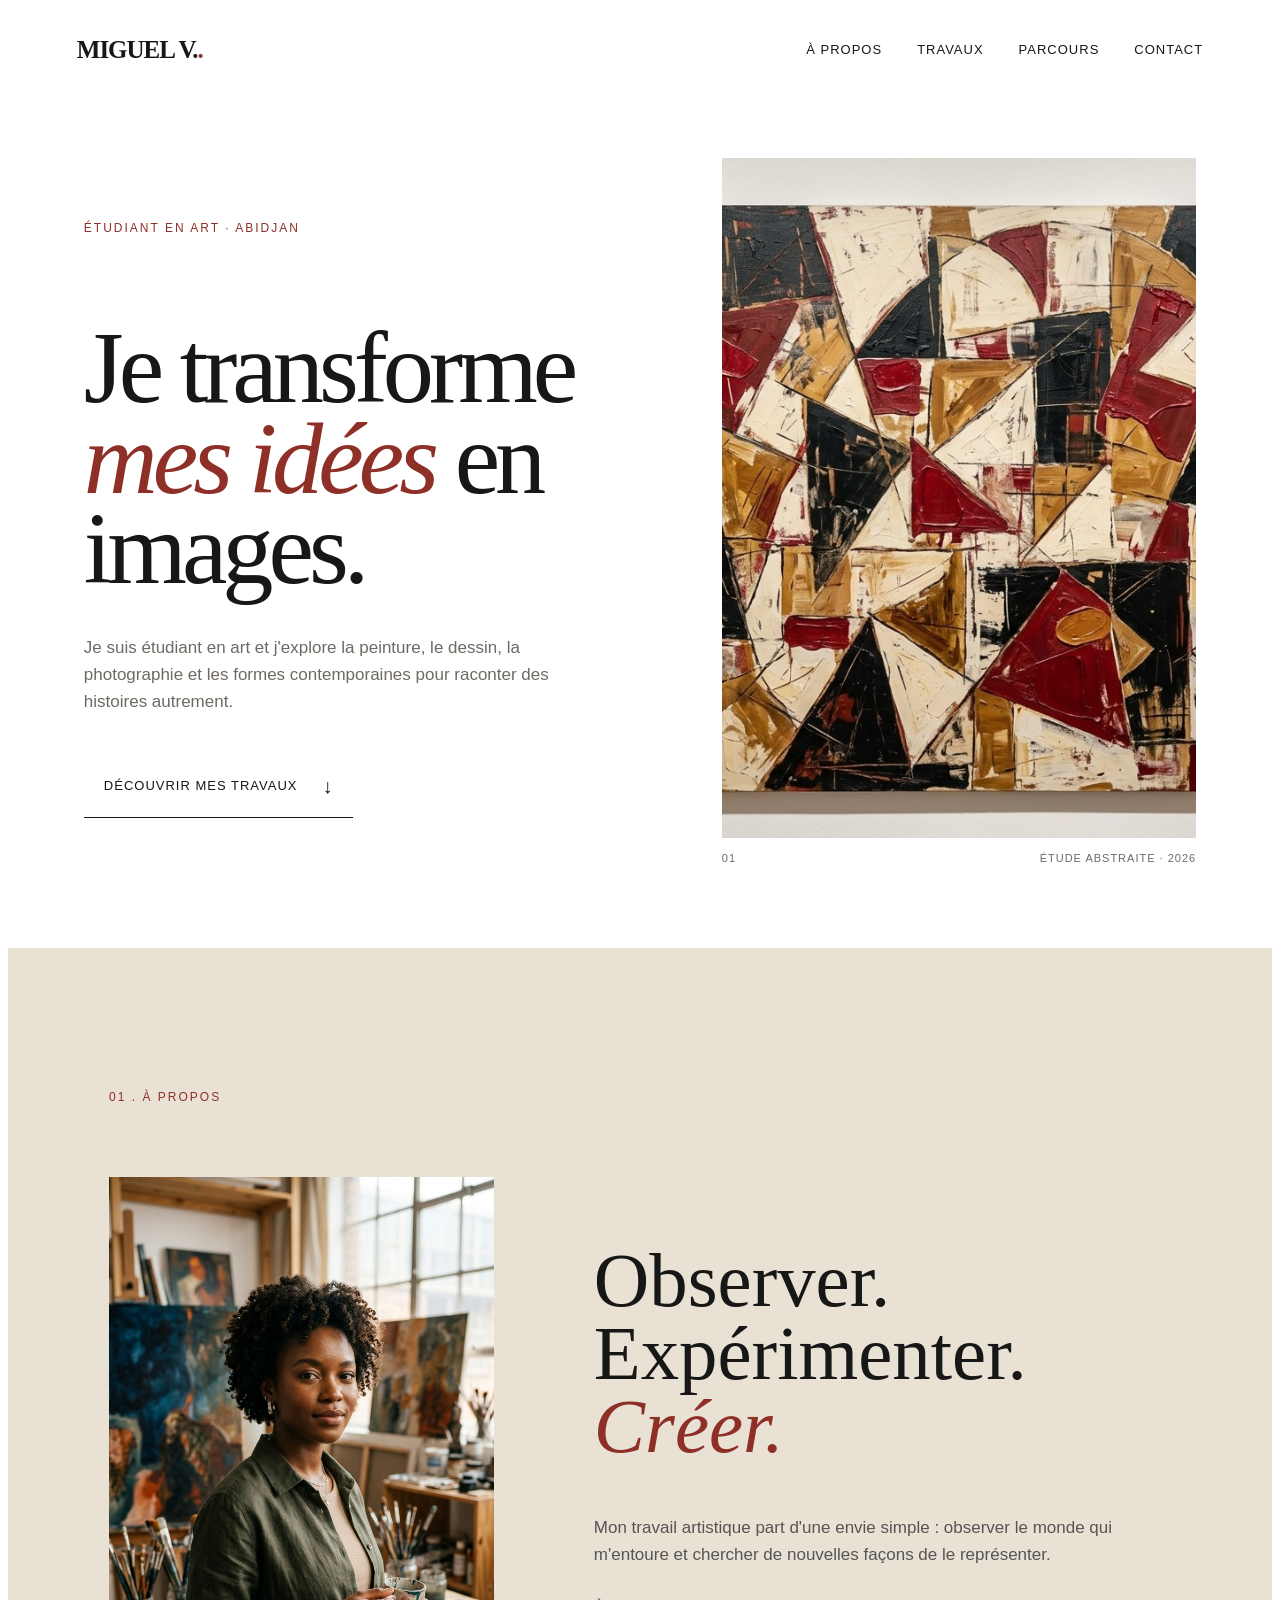
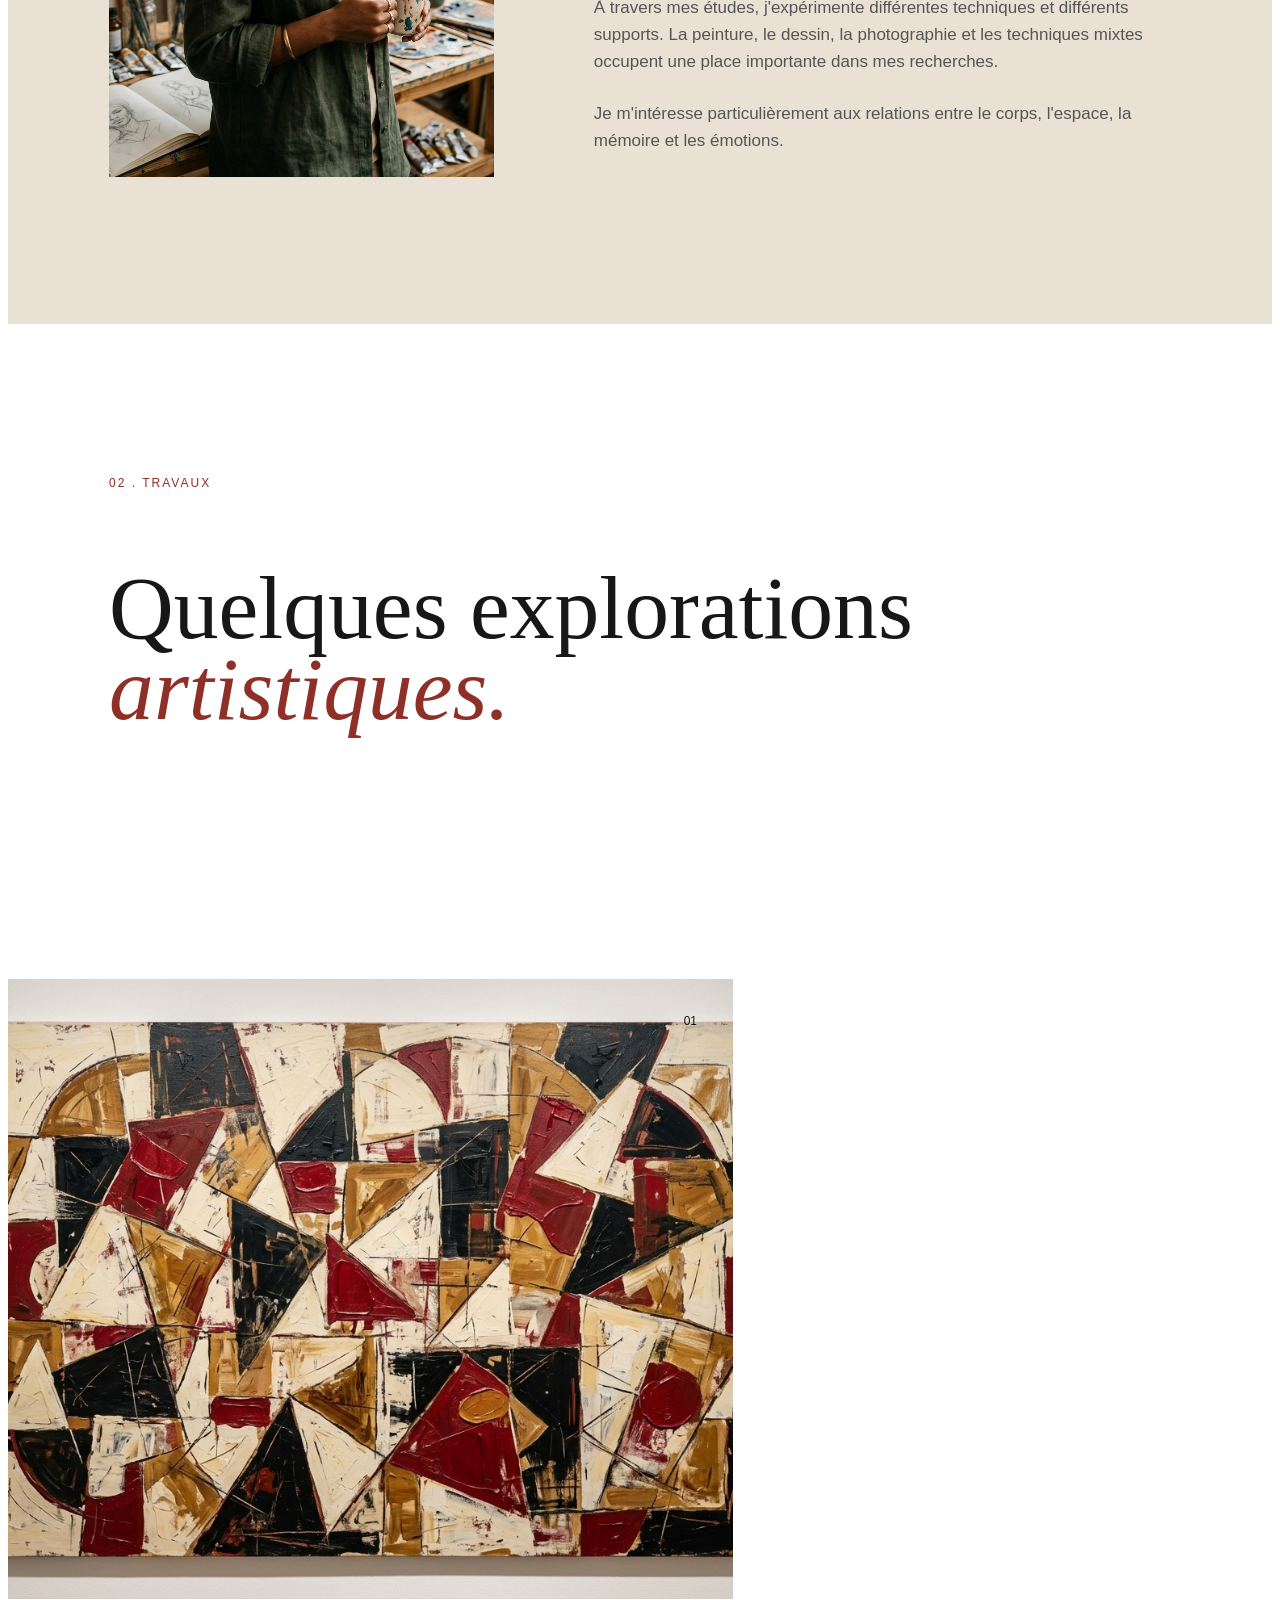
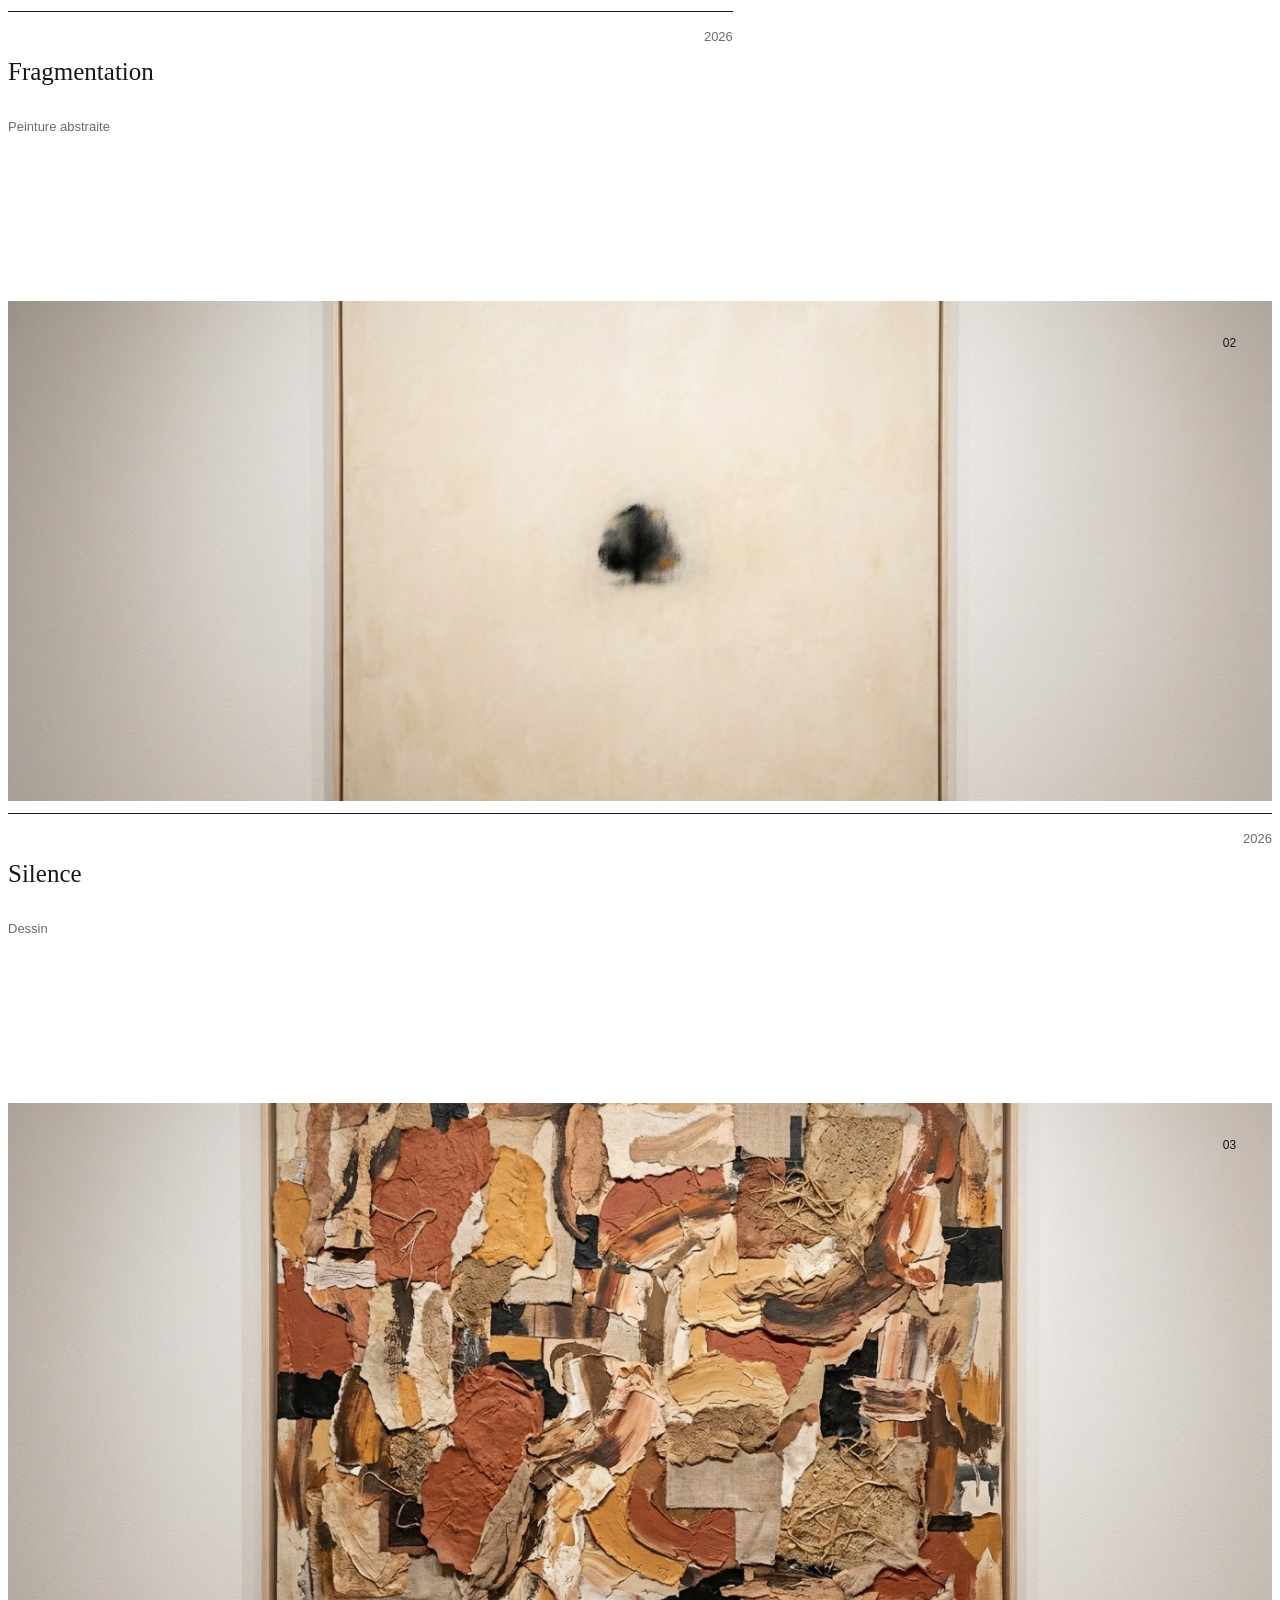
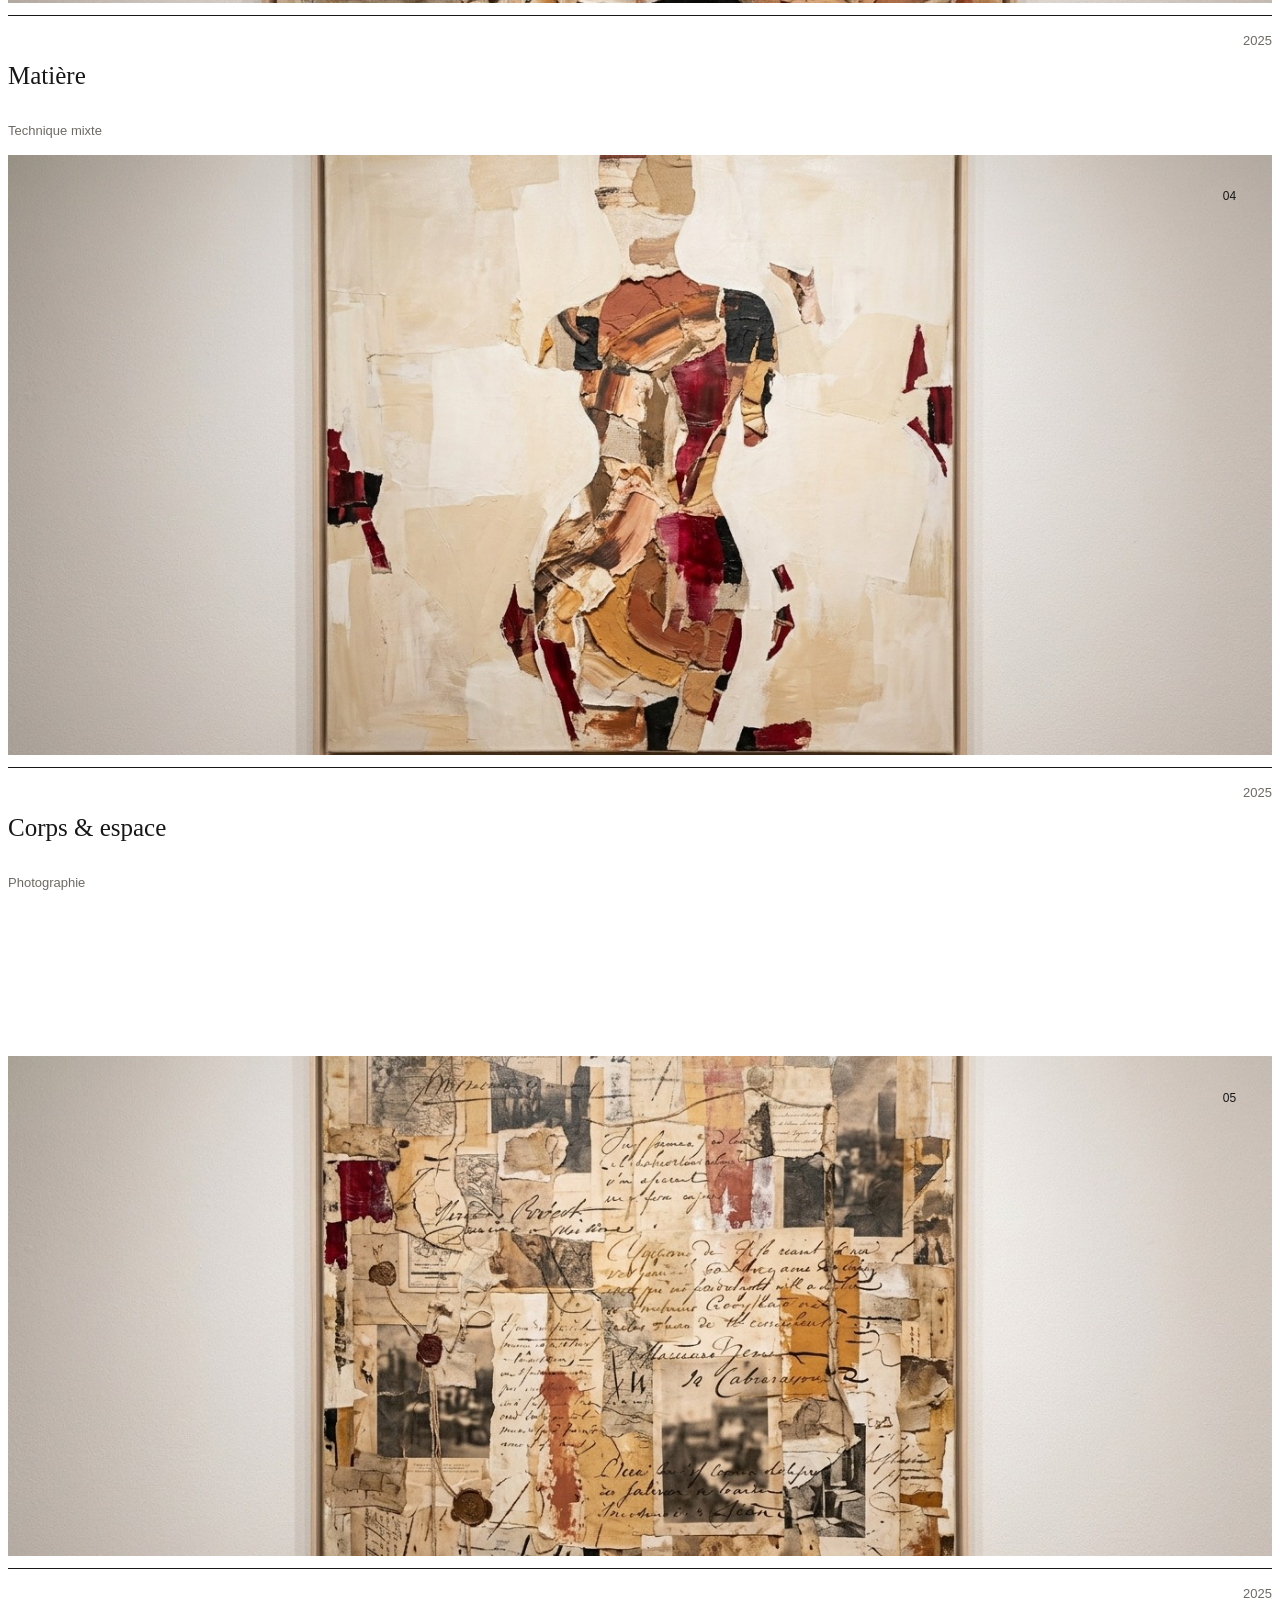
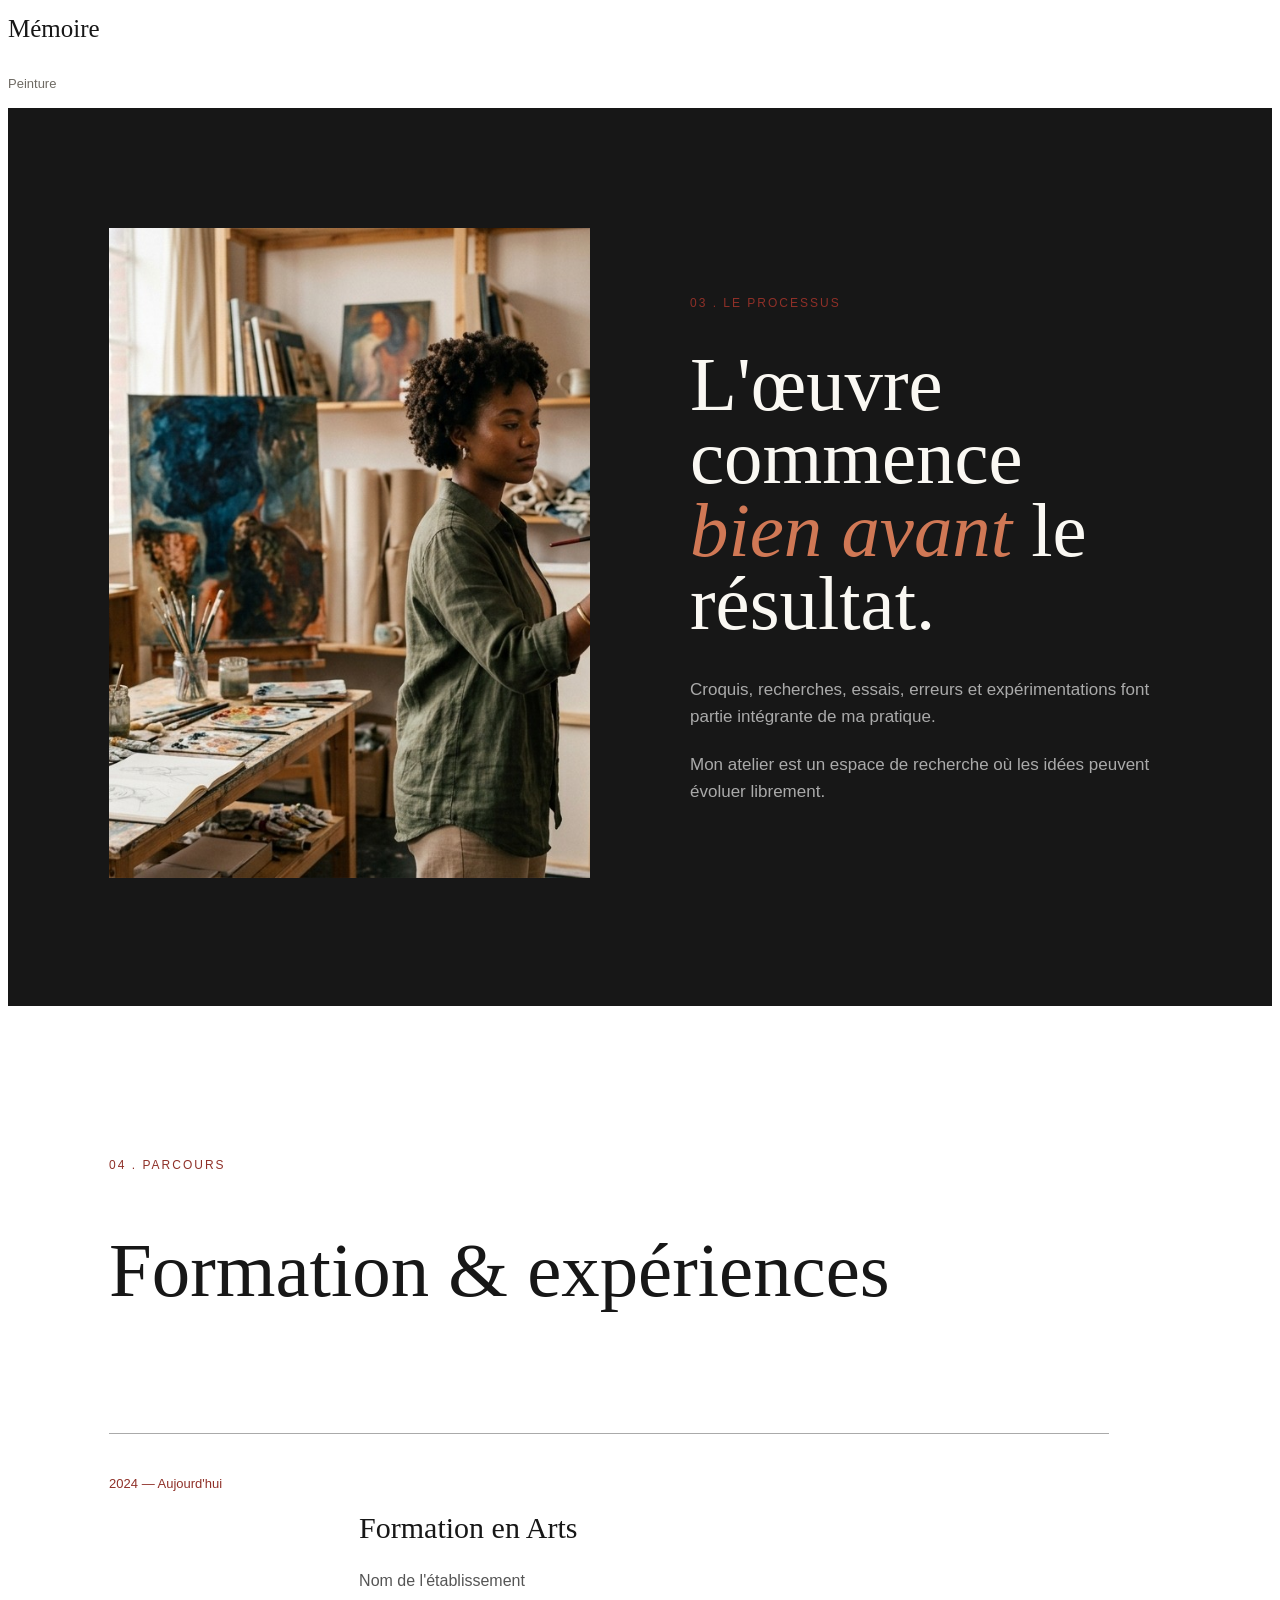
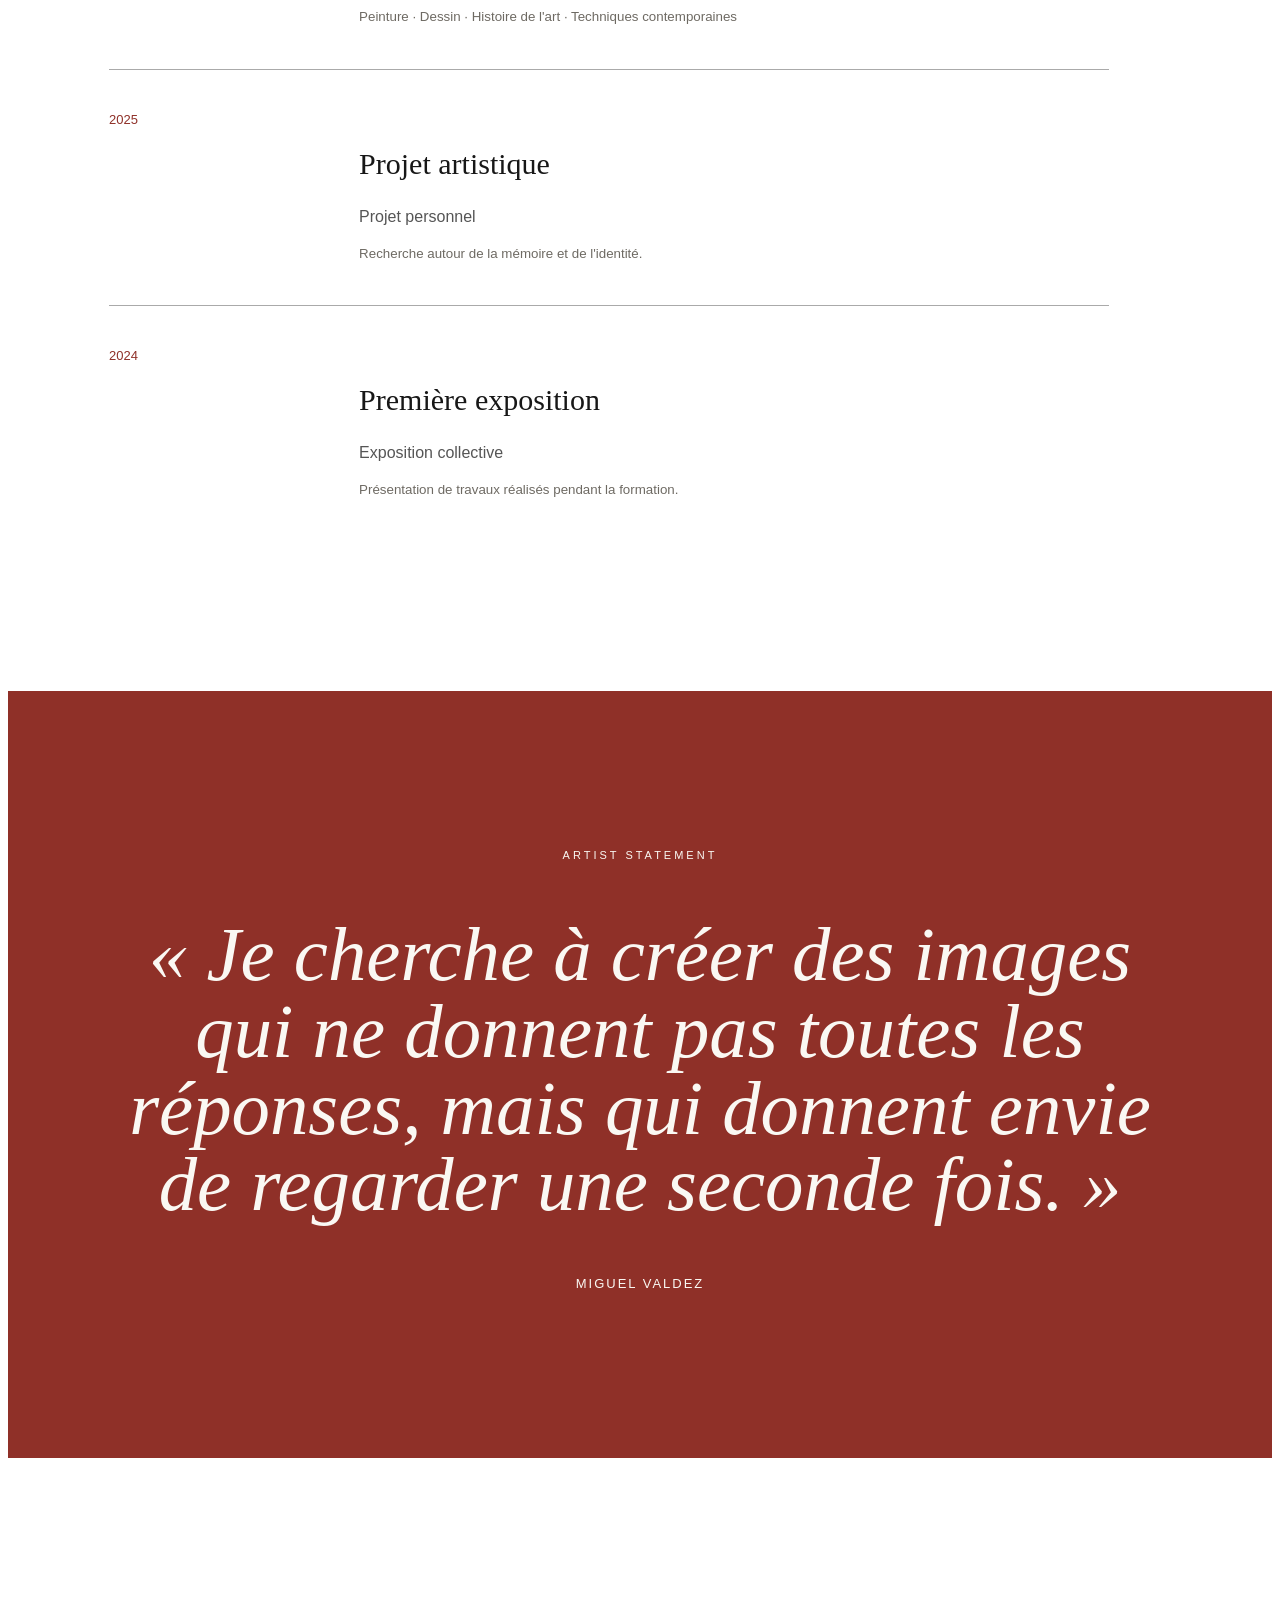
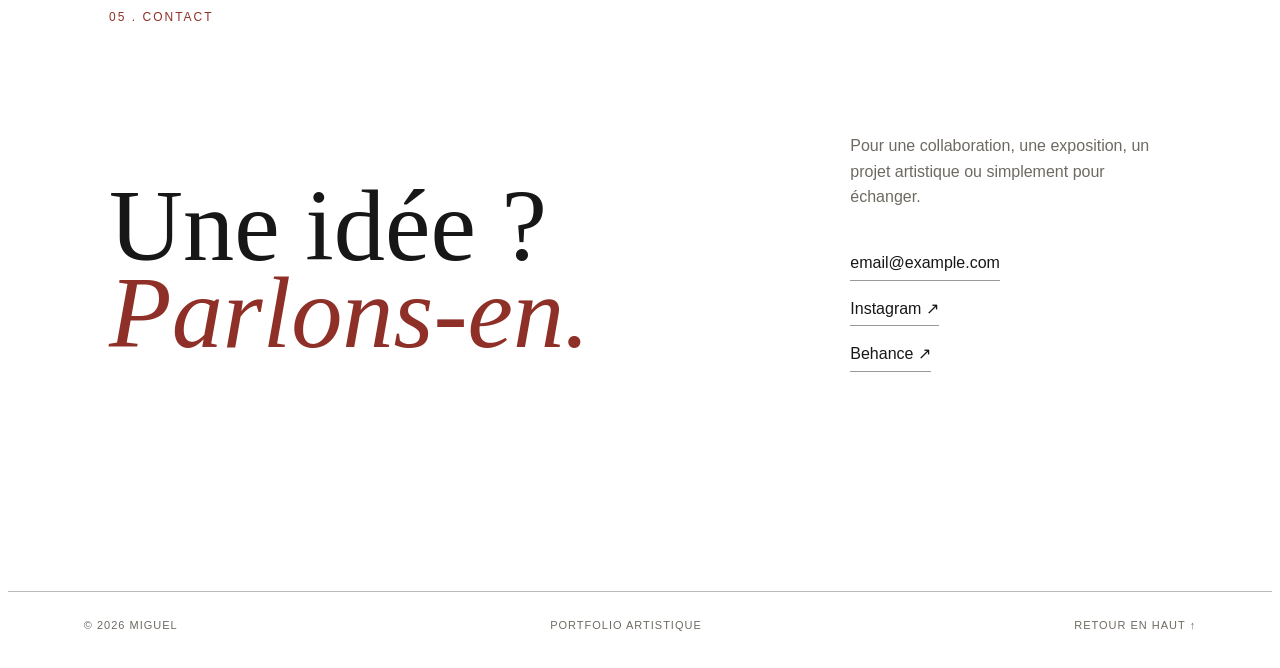
<file: index.htm>
<!DOCTYPE html>
<html lang="fr">
<head>
   <meta charset="UTF-8">  
   <meta name="viewport" content="width=device-width, initial-scale=1.0">
   <meta name="description" content="Portfolio artistique d'un étudiant en art.">
   <title>Portfolio : Étudiant en Art</title>
   <link rel="stylesheet" href="style.css">
</head>
<body>
<header class="navbar">
 <a href="#accueil" class="logo">
    MIGUEL V.<span>.</span>
 </a>  
 <nav>
     <a href="#apropos">À propos</a>
        <a href="#travaux">Travaux</a>
        <a href="#parcours">Parcours</a>
        <a href="#contact">Contact</a>
   </nav> 
 </header>
 </body>
</html>  
<main> 
        <section class="hero" id="accueil"> 

        <div class="hero-content">
            <p class="small-label">
                Étudiant en art · Abidjan
            </p>

            <h1>
                Je transforme
                <em>mes idées</em>  
                en images.
            </h1>

            <p class="hero-description">
                Je suis étudiant en art et j'explore la peinture,
                le dessin, la photographie et les formes contemporaines
                pour raconter des histoires autrement.
            </p>

            <a href="#travaux" class="button">
                Découvrir mes travaux
                <span>↓</span>
            </a>

        </div>


        <div class="hero-image">

            <img
                src="images/oeuvre-1.jpg"
                alt="Œuvre principale de l'artiste"
            >

            <div class="hero-caption">
                <span>01</span>
                <span>Étude abstraite · 2026</span>
            </div>

        </div>

    </section>
    
   </main>
<section class="about" id="apropos">

        <div class="section-number">
            01 . À propos
        </div>

        <div class="about-content">

            <div class="about-image">

                <img
                    src="images/portrait.jpg"
                    alt="Portrait de l'artiste"
                >

            </div>


            <div class="about-text">

                <h2>
                    Observer.
                    <br>
                    Expérimenter.
                    <br>
                    <em>Créer.</em>
                </h2>

                <p>
                    Mon travail artistique part d'une envie simple :
                    observer le monde qui m'entoure et chercher de
                    nouvelles façons de le représenter.
                </p>

                <p>
                    À travers mes études, j'expérimente différentes
                    techniques et différents supports. La peinture,
                    le dessin, la photographie et les techniques mixtes
                    occupent une place importante dans mes recherches.
                </p>

                <p>
                    Je m'intéresse particulièrement aux relations
                    entre le corps, l'espace, la mémoire et les émotions.
                </p>

            </div>

        </div>

    </section>
<section class="gallery" id="travaux">

	<div class="section-header">

            <div class="section-number">
                02 . Travaux
            </div>

            <h2>
                Quelques explorations
                <br>
                <em>artistiques.</em>
            </h2>

        </div>
   </section>    
<div class="gallery-grid">
           
            <article class="artwork artwork-large">

                <div class="image-container">

                    <img src="images/oeuvre-1.jpg"
                        alt="Œuvre Fragmentation"
                    >

                    <span class="artwork-number">
                        01
                    </span>

                </div>

                <div class="artwork-info">

                    <div>
                        <h3>Fragmentation</h3>
                        <p>Peinture abstraite</p>
                    </div>

                    <span>2026</span>

                </div>

            </article>
     </div>
<article class="artwork artwork-small">

                <div class="image-container">

                    <img
                        src="images/oeuvre-2.jpg"
                        alt="Œuvre Silence"
                    >

                    <span class="artwork-number">
                        02
                    </span>

                </div>

                <div class="artwork-info">

                    <div>
                        <h3>Silence</h3>
                        <p>Dessin</p>
                    </div>

                    <span>2026</span>

                </div>

            </article>
<article class="artwork artwork-small">

                <div class="image-container">

                    <img
                        src="images/oeuvre-3.jpg"
                        alt="Œuvre Matière"
                    >

                    <span class="artwork-number">
                        03
                    </span>

                </div>

                <div class="artwork-info">

                    <div>
                        <h3>Matière</h3>
                        <p>Technique mixte</p>
                    </div>

                    <span>2025</span>

                </div>

            </article>
<article class="artwork artwork-wide">
 <div class="image-container">

                    <img
                        src="images/oeuvre-4.jpg"
                        alt="Œuvre Corps et espace"
                    >

                    <span class="artwork-number">
                        04
                    </span>

                </div>

                <div class="artwork-info">

                    <div>
                        <h3>Corps & espace</h3>
                        <p>Photographie</p>
                    </div>

                    <span>2025</span>

                </div>

            </article>
<article class="artwork artwork-small">
<div class="image-container">

                    <img
                        src="images/oeuvre-5.jpg"
                        alt="Œuvre Mémoire"
                    >

                    <span class="artwork-number">
                        05
                    </span>

                </div>

                <div class="artwork-info">

                    <div>
                        <h3>Mémoire</h3>
                        <p>Peinture</p>
                    </div>

                    <span>2025</span>

                </div>

            </article>
<section class="studio">
<div class="studio-image">

            <img
                src="images/atelier.jpg"
                alt="Atelier de création artistique"
            >

        </div>

        <div class="studio-text">

            <span class="section-number">
                03 . Le processus
            </span>

            <h2>
                L'œuvre commence
                <em>bien avant</em>
                le résultat.
            </h2>

            <p>
                Croquis, recherches, essais, erreurs et expérimentations
                font partie intégrante de ma pratique.
            </p>

            <p>
                Mon atelier est un espace de recherche où les idées
                peuvent évoluer librement.
            </p>

        </div>

    </section>
<section class="education" id="parcours">
<div class="section-number">
            04 . Parcours
        </div>

        <h2>
            Formation & expériences
        </h2>


        <div class="timeline">

            <div class="timeline-item">

                <span>2024 — Aujourd'hui</span>

                <div>
                    <h3>
                        Formation en Arts
                    </h3>

                    <p>
                        Nom de l'établissement
                    </p>

                    <small>
                        Peinture · Dessin · Histoire de l'art ·
                        Techniques contemporaines
                    </small>
                </div>

            </div>


            <div class="timeline-item">

                <span>2025</span>

                <div>
                    <h3>
                        Projet artistique
                    </h3>

                    <p>
                        Projet personnel
                    </p>

                    <small>
                        Recherche autour de la mémoire et de l'identité.
                    </small>
                </div>

            </div>


            <div class="timeline-item">

                <span>2024</span>

                <div>
                    <h3>
                        Première exposition
                    </h3>

                    <p>
                        Exposition collective
                    </p>

                    <small>
                        Présentation de travaux réalisés pendant
                        la formation.
                    </small>
                </div>

            </div>

        </div>

    </section>
<section class="statement">
<div class="statement-content">

            <span>
                ARTIST STATEMENT
            </span>

            <blockquote>
                « Je cherche à créer des images qui ne donnent pas
                toutes les réponses, mais qui donnent envie de regarder
                une seconde fois. »
            </blockquote>

            <p>
                 MIGUEL VALDEZ
            </p>

        </div>

    </section>
<section class="contact" id="contact">
<div class="section-number">
            05 . Contact
        </div>

        <div class="contact-content">

            <div>

                <h2>
                    Une idée ?
                    <br>
                    <em>Parlons-en.</em>
                </h2>

            </div>


            <div class="contact-details">

                <p>
                    Pour une collaboration, une exposition,
                    un projet artistique ou simplement pour échanger.
                </p>

                <a href="mailto:email@example.com">
                    email@example.com
                </a>

                <a href="<https://instagram.com/>" target="_blank">
                    Instagram ↗
                </a>

                <a href="<https://www.behance.net/>" target="_blank">
                    Behance ↗
                </a>

            </div>

        </div>

    </section>
<footer>
  <span>
        © 2026 MIGUEL
    </span>

    <span>
        Portfolio artistique
    </span>

    <a href="#accueil">
        Retour en haut ↑
    </a>

</footer>
</file>
<file: style.css>
:root {   (représente la racine du document HTML.)

    --cream: #f2eee5;
    --paper: #e8e1d4;
    --black: #171717;            
    --red: #8f3028;
    --orange: #b87935;
    --gray: #6e6a63;
    --white: #faf8f3;
    
    (--cream,--paper sont des variables CSS.L'intérêt est de 
    pouvoir changer une couleur une seule fois et de la retrouver 
    partout où elle est utilisée.)

}
* {  ( * Tous les éléments HTML.)

		margin: 0;   (supprime les marges par défaut et les espacements intérieurs par défaut.)
		padding: 0;
		box-sizing: border-box; (permet de mieux contrôler la taille réelle des éléments.)
	}
html { /* La balise html représente toute la page web. */
    scroll-behavior: smooth; /* Le défilement devient doux et animé quand on clique sur un lien interne (ex. vers #contact), au lieu d'un saut brutal. */
}


body { /* La balise body représente tout le contenu visible de la page. */

    background: var(--cream); /* Couleur de fond de la page. var(--cream) utilise la variable définie dans :root. */

    color: var(--black); /* Couleur du texte par défaut. Les éléments à l'intérieur en héritent. */

    font-family:
        Arial, /* Première police essayée. */
        Helvetica, /* Si Arial n'existe pas sur l'ordinateur, le navigateur essaie celle-ci. */
        sans-serif; /* Solution de secours : n'importe quelle police sans empattement. */

    line-height: 1.6; /* Hauteur des lignes : 1,6 fois la taille de la police. Un nombre sans unité est un multiplicateur. Le texte est plus aéré et plus lisible. */

}
h1, /* La virgule permet d'appliquer la même règle à plusieurs éléments à la fois. */
h2, /* h1, h2 et h3 sont les titres de niveau 1, 2 et 3. */
h3 {

    font-family:
        Georgia, /* Première police essayée : une police à empattements (petits traits aux extrémités des lettres), plus élégante pour les titres. */
        "Times New Roman", /* Deuxième choix. Les guillemets sont obligatoires quand le nom de la police contient des espaces. */
        serif; /* Solution de secours : n'importe quelle police à empattements. */

}
em { /* La balise em sert à mettre un mot en valeur dans le texte. */

    font-style: italic; /* Affiche le texte en italique. */

}
a { /* La balise a représente les liens. Par défaut, ils sont bleus et soulignés. */

    color: inherit; /* inherit = « prends la même valeur que l'élément parent ». Le lien garde la couleur du texte qui l'entoure. */

    text-decoration: none; /* Supprime le soulignement par défaut des liens. */
}
.navbar { /* Le point (.) cible tous les éléments qui ont class="navbar" dans le HTML. */

    position: absolute; /* Sort la barre du flux normal : elle flotte par-dessus le début de la page et les éléments suivants ne tiennent plus compte d'elle. */

    top: 0; /* Colle la barre tout en haut. */
    left: 0; /* Colle la barre tout à gauche. */

    width: 100%; /* La barre prend toute la largeur de la page. % = pourcentage de la largeur du parent. */

    padding: 30px 6%; /* Espace intérieur. Deux valeurs : 30px en haut et en bas, 6% à gauche et à droite. px = pixel, une unité fixe. */

    display: flex; /* Flexbox : un système pour aligner des éléments côte à côte. S'applique au parent, ses enfants directs (logo et menu) se placent en ligne. */

    justify-content: space-between; /* Répartit les enfants sur l'axe horizontal avec l'espace entre eux : le logo va tout à gauche, le menu tout à droite. */

    align-items: center; /* Centre les enfants verticalement. */

    z-index: 10; /* Gère l'empilement : plus le nombre est grand, plus l'élément passe devant les autres. La navbar reste visible au-dessus du contenu. */

}


.logo { /* Le logo du site (class="logo"). */

    font-family:
        Georgia, /* Police à empattements, comme les titres. */
        serif; /* Solution de secours. */

    font-size: 25px; /* Taille du texte : 25 pixels. */

    font-weight: bold; /* Met le texte en gras. */

    letter-spacing: -1px; /* Espace entre les lettres. Une valeur négative les rapproche. */

}


.logo span { /* L'espace entre deux sélecteurs signifie « à l'intérieur de » : tous les <span> qui se trouvent dans .logo. */

    color: var(--red); /* Cette partie du logo devient rouge, grâce à la variable définie dans :root. */

}


.navbar nav { /* La balise <nav> (le menu) située à l'intérieur de .navbar. */

    display: flex; /* Aligne les liens du menu côte à côte. */

    gap: 35px; /* Espace de 35 pixels entre chaque lien. */

}


.navbar nav a { /* Les liens <a> situés dans le menu, à l'intérieur de .navbar. */

    font-size: 13px; /* Petite taille de texte. */

    text-transform: uppercase; /* Affiche le texte en majuscules, sans modifier le HTML. */

    letter-spacing: 1px; /* Espace légèrement les lettres pour un style plus aéré. */

    position: relative; /* Le lien reste à sa place, mais devient un point de repère pour les éléments en position absolute placés à l'intérieur (ici, la ligne ::after). */

}


.navbar nav a::after { /* ::after est un pseudo-élément : il crée un élément « virtuel » juste après le contenu du lien, sans toucher au HTML. Ici, il sert de ligne de soulignement. */

    content: ""; /* Obligatoire pour qu'un pseudo-élément existe. Il est vide : on veut juste une ligne. */

    position: absolute; /* Placé librement par rapport au lien (grâce au position: relative du lien). */

    left: 0; /* Commence au bord gauche du lien. */

    bottom: -6px; /* Se place 6 pixels sous le lien (valeur négative = vers l'extérieur). */

    width: 0; /* Au départ, la ligne a une largeur nulle : elle est invisible. */

    height: 1px; /* Épaisseur très fine : 1 pixel. */

    background: var(--black); /* Couleur de la ligne : noir. */

    transition: width 0.3s ease; /* Anime tout changement de largeur sur 0,3 seconde (s = seconde). ease = démarre doucement, accélère, puis ralentit. */

}


.navbar nav a:hover::after { /* :hover est une pseudo-classe : elle s'active quand la souris passe sur l'élément. Ici : quand on survole un lien, on modifie sa ligne ::after. */

    width: 100%; /* La ligne passe à toute la largeur du lien. Grâce à la transition, elle se dessine progressivement de gauche à droite. */

}
   .hero { /* Le hero est la grande zone d'accueil : la première chose que l'on voit en arrivant sur la page. */

    min-height: 100vh; /* Hauteur minimale de la section. vh = « viewport height » (hauteur de la fenêtre). 100vh = 100 % de la hauteur de l'écran : le hero remplit au moins tout l'écran. */

    padding:
        150px /* Haut : espace pour laisser de la place à la navbar, qui flotte par-dessus. */
        6% /* Gauche et droite : 6 % de la largeur. */
        80px; /* Bas : 80 pixels. Avec trois valeurs : haut, côtés, bas. */

    display: grid; /* CSS Grid : un système de mise en page en colonnes et en lignes, comme un tableau. S'applique au parent : ses enfants directs se placent dans les cases de la grille. */

    grid-template-columns:
        1fr /* Première colonne : 1 part de l'espace disponible. fr = « fraction ». */
        0.85fr; /* Deuxième colonne : 0,85 part, donc un peu plus étroite que la première. */

    gap: 80px; /* Espace de 80 pixels entre les deux colonnes. */

    align-items: center; /* Centre le contenu verticalement dans chaque case de la grille. */

}


.hero-content { /* Le bloc de texte du hero (colonne de gauche). */

    max-width: 650px; /* Largeur maximale : le bloc ne dépasse jamais 650 pixels, même sur un très grand écran. */

}


.small-label { /* La petite étiquette placée au-dessus du titre. */

    color: var(--red); /* Texte rouge, avec la variable définie dans :root. */

    font-size: 12px; /* Très petit texte. */

    letter-spacing: 2px; /* Espace les lettres pour un style aéré. */

    text-transform: uppercase; /* Affiche le texte en majuscules. */

    margin-bottom: 30px; /* Marge extérieure : 30 pixels d'espace sous l'étiquette. */

}


.hero h1 { /* Le grand titre, uniquement celui qui se trouve dans .hero. */

    font-size:
        clamp( /* clamp(minimum, idéal, maximum) : une taille adaptative qui ne sort jamais des limites. */
            65px, /* Minimum : le titre ne descend pas sous 65 pixels. */
            8vw, /* Idéal : 8 % de la largeur de la fenêtre. vw = « viewport width ». Le titre grandit avec l'écran. */
            125px /* Maximum : le titre ne dépasse pas 125 pixels. */
        );

    line-height: 0.88; /* Interligne très serré : 0,88 fois la taille de la police. */

    font-weight: 400; /* Poids de police « normal ». Par défaut, un h1 est en gras. */

    letter-spacing: -5px; /* Rapproche fortement les lettres, pour un effet de grand titre élégant. */

    margin-bottom: 40px; /* 40 pixels d'espace sous le titre. */

}


.hero h1 em { /* Les mots en <em> à l'intérieur du titre du hero. */

    color: var(--red); /* Le mot mis en valeur devient rouge. */

}


.hero-description { /* Le paragraphe de présentation sous le titre. */

    max-width: 500px; /* Limite la largeur pour éviter des lignes de texte trop longues, plus difficiles à lire. */

    color: var(--gray); /* Texte gris, moins marqué que le titre. */

    font-size: 17px; /* Taille légèrement plus grande qu'un texte standard. */

    margin-bottom: 40px; /* 40 pixels d'espace sous le paragraphe. */

}


.button { /* Le bouton (ou lien) d'action. */

    display: inline-flex; /* Comme flex, mais « en ligne » : le bouton ne prend que la largeur de son contenu, au lieu de remplir toute la ligne. */

    align-items: center; /* Centre verticalement le texte et la flèche. */

    gap: 25px; /* Espace de 25 pixels entre le texte et la flèche. */

    padding: 15px 20px; /* Espace intérieur : 15px en haut et en bas, 20px à gauche et à droite. */

    border-bottom: 1px solid var(--black); /* Un seul trait sous le bouton. Une bordure se décrit avec : épaisseur (1px), style (solid = trait plein) et couleur. */

    font-size: 13px; /* Petite taille de texte. */

    text-transform: uppercase; /* Texte en majuscules. */

    letter-spacing: 1px; /* Lettres légèrement espacées. */

}


.button span { /* Le <span> à l'intérieur du bouton (probablement la flèche). */

    font-size: 20px; /* Agrandit la flèche par rapport au texte du bouton. */

}


.hero-image { /* Le bloc de l'image (colonne de droite). */

    position: relative; /* L'élément reste à sa place, mais devient un point de repère pour d'éventuels éléments positionnés en absolute à l'intérieur. */

}


.hero-image img { /* L'image située dans .hero-image. */

    width: 100%; /* L'image prend toute la largeur de son conteneur. */

    height: 680px; /* Hauteur fixe de 680 pixels. */

    object-fit: cover; /* L'image remplit toute la zone sans se déformer : elle est recadrée si nécessaire, comme un fond d'écran. Sans cela, elle serait étirée. */

    display: block; /* Transforme l'image en bloc. Par défaut, une image se comporte comme du texte et un petit espace parasite apparaît en dessous. Cette ligne le supprime. */

}


.hero-caption { /* La légende sous l'image. */

    display: flex; /* Aligne les textes de la légende côte à côte. */

    justify-content: space-between; /* Un texte tout à gauche, l'autre tout à droite. */

    padding-top: 12px; /* 12 pixels d'espace entre l'image et la légende. */

    font-size: 11px; /* Très petit texte. */

    text-transform: uppercase; /* Majuscules. */

    letter-spacing: 1px; /* Lettres légèrement espacées. */

    color: var(--gray); /* Texte gris. */

}
   .hero { /* Le hero est la grande zone d'accueil : la première chose que l'on voit en arrivant sur la page. */

    min-height: 100vh; /* Hauteur minimale de la section. vh = « viewport height » (hauteur de la fenêtre). 100vh = 100 % de la hauteur de l'écran : le hero remplit au moins tout l'écran. */

    padding:
        150px /* Haut : espace pour laisser de la place à la navbar, qui flotte par-dessus. */
        6% /* Gauche et droite : 6 % de la largeur. */
        80px; /* Bas : 80 pixels. Avec trois valeurs : haut, côtés, bas. */

    display: grid; /* CSS Grid : un système de mise en page en colonnes et en lignes, comme un tableau. S'applique au parent : ses enfants directs se placent dans les cases de la grille. */

    grid-template-columns:
        1fr /* Première colonne : 1 part de l'espace disponible. fr = « fraction ». */
        0.85fr; /* Deuxième colonne : 0,85 part, donc un peu plus étroite que la première. */

    gap: 80px; /* Espace de 80 pixels entre les deux colonnes. */

    align-items: center; /* Centre le contenu verticalement dans chaque case de la grille. */

}


.hero-content { /* Le bloc de texte du hero (colonne de gauche). */

    max-width: 650px; /* Largeur maximale : le bloc ne dépasse jamais 650 pixels, même sur un très grand écran. */

}


.small-label { /* La petite étiquette placée au-dessus du titre. */

    color: var(--red); /* Texte rouge, avec la variable définie dans :root. */

    font-size: 12px; /* Très petit texte. */

    letter-spacing: 2px; /* Espace les lettres pour un style aéré. */

    text-transform: uppercase; /* Affiche le texte en majuscules. */

    margin-bottom: 30px; /* Marge extérieure : 30 pixels d'espace sous l'étiquette. */

}


.hero h1 { /* Le grand titre, uniquement celui qui se trouve dans .hero. */

    font-size:
        clamp( /* clamp(minimum, idéal, maximum) : une taille adaptative qui ne sort jamais des limites. */
            65px, /* Minimum : le titre ne descend pas sous 65 pixels. */
            8vw, /* Idéal : 8 % de la largeur de la fenêtre. vw = « viewport width ». Le titre grandit avec l'écran. */
            125px /* Maximum : le titre ne dépasse pas 125 pixels. */
        );

    line-height: 0.88; /* Interligne très serré : 0,88 fois la taille de la police. */

    font-weight: 400; /* Poids de police « normal ». Par défaut, un h1 est en gras. */

    letter-spacing: -5px; /* Rapproche fortement les lettres, pour un effet de grand titre élégant. */

    margin-bottom: 40px; /* 40 pixels d'espace sous le titre. */

}


.hero h1 em { /* Les mots en <em> à l'intérieur du titre du hero. */

    color: var(--red); /* Le mot mis en valeur devient rouge. */

}


.hero-description { /* Le paragraphe de présentation sous le titre. */

    max-width: 500px; /* Limite la largeur pour éviter des lignes de texte trop longues, plus difficiles à lire. */

    color: var(--gray); /* Texte gris, moins marqué que le titre. */

    font-size: 17px; /* Taille légèrement plus grande qu'un texte standard. */

    margin-bottom: 40px; /* 40 pixels d'espace sous le paragraphe. */

}


.button { /* Le bouton (ou lien) d'action. */

    display: inline-flex; /* Comme flex, mais « en ligne » : le bouton ne prend que la largeur de son contenu, au lieu de remplir toute la ligne. */

    align-items: center; /* Centre verticalement le texte et la flèche. */

    gap: 25px; /* Espace de 25 pixels entre le texte et la flèche. */

    padding: 15px 20px; /* Espace intérieur : 15px en haut et en bas, 20px à gauche et à droite. */

    border-bottom: 1px solid var(--black); /* Un seul trait sous le bouton. Une bordure se décrit avec : épaisseur (1px), style (solid = trait plein) et couleur. */

    font-size: 13px; /* Petite taille de texte. */

    text-transform: uppercase; /* Texte en majuscules. */

    letter-spacing: 1px; /* Lettres légèrement espacées. */

}


.button span { /* Le <span> à l'intérieur du bouton (probablement la flèche). */

    font-size: 20px; /* Agrandit la flèche par rapport au texte du bouton. */

}


.hero-image { /* Le bloc de l'image (colonne de droite). */

    position: relative; /* L'élément reste à sa place, mais devient un point de repère pour d'éventuels éléments positionnés en absolute à l'intérieur. */

}


.hero-image img { /* L'image située dans .hero-image. */

    width: 100%; /* L'image prend toute la largeur de son conteneur. */

    height: 680px; /* Hauteur fixe de 680 pixels. */

    object-fit: cover; /* L'image remplit toute la zone sans se déformer : elle est recadrée si nécessaire, comme un fond d'écran. Sans cela, elle serait étirée. */

    display: block; /* Transforme l'image en bloc. Par défaut, une image se comporte comme du texte et un petit espace parasite apparaît en dessous. Cette ligne le supprime. */

}


.hero-caption { /* La légende sous l'image. */

    display: flex; /* Aligne les textes de la légende côte à côte. */

    justify-content: space-between; /* Un texte tout à gauche, l'autre tout à droite. */

    padding-top: 12px; /* 12 pixels d'espace entre l'image et la légende. */

    font-size: 11px; /* Très petit texte. */

    text-transform: uppercase; /* Majuscules. */

    letter-spacing: 1px; /* Lettres légèrement espacées. */

    color: var(--gray); /* Texte gris. */

}
   .section-number { /* Une classe réutilisable : on écrit le style une seule fois, puis on l'applique à plusieurs endroits du HTML avec class="section-number". */

    font-size: 12px; /* Très petit texte : 12 pixels. */

    text-transform: uppercase; /* Affiche le texte en majuscules, sans modifier le HTML. */

    letter-spacing: 2px; /* Espace les lettres de 2 pixels pour un style plus aéré. */

    color: var(--red); /* Texte rouge, grâce à la variable définie dans :root. Si on change --red, tous les numéros changent aussi. */

}
   .about { /* La section « À propos » (class="about"). */

    padding: 140px 8%; /* Espace intérieur : 140px en haut et en bas, 8% à gauche et à droite. */

    background: var(--paper); /* Fond beige (variable --paper) pour distinguer cette section du reste de la page. */

}


.about-content { /* Le conteneur qui regroupe l'image et le texte. */

    margin-top: 70px; /* Marge extérieure : 70 pixels d'espace au-dessus, pour séparer la grille du haut de la section. */

    display: grid; /* CSS Grid : les enfants directs (l'image et le texte) se placent dans des colonnes. */

    grid-template-columns:
        0.8fr /* Colonne de gauche (l'image) : 0,8 part de l'espace disponible. fr = « fraction ». */
        1.2fr; /* Colonne de droite (le texte) : 1,2 part, donc plus large que l'image. */

    gap: 100px; /* Espace de 100 pixels entre les deux colonnes. */

    align-items: center; /* Centre verticalement l'image et le texte dans leurs cases. */

}


.about-image img { /* L'image située dans .about-image. */

    width: 100%; /* L'image prend toute la largeur de sa colonne. */

    height: 600px; /* Hauteur fixe de 600 pixels. */

    object-fit: cover; /* L'image remplit la zone sans se déformer : elle est recadrée si nécessaire. */

}


.about-text h2 { /* Le titre h2 situé dans .about-text. */

    font-size:
        clamp( /* Taille adaptative : elle suit la largeur de l'écran, mais reste entre deux limites. */
            50px, /* Minimum : jamais moins de 50 pixels. */
            6vw, /* Idéal : 6 % de la largeur de la fenêtre (vw = « viewport width »). */
            90px /* Maximum : jamais plus de 90 pixels. */
        );

    line-height: 0.95; /* Interligne serré : un peu moins que la taille de la police. */

    font-weight: 400; /* Poids normal (un h2 est en gras par défaut). */

    margin-bottom: 50px; /* 50 pixels d'espace sous le titre. */

}


.about-text h2 em { /* Les mots en <em> à l'intérieur de ce titre. */

    color: var(--red); /* Le mot mis en valeur devient rouge. */

}

.about-text p { /* Les paragraphes situés dans .about-text. */

    max-width: 650px; /* Limite la largeur du texte pour garder des lignes faciles à lire. */

    color: #555; /* Gris foncé écrit directement en hexadécimal (sans variable). */

    font-size: 17px; /* Taille de texte légèrement plus grande que la normale. */

    margin-bottom: 25px; /* 25 pixels d'espace sous chaque paragraphe, pour les séparer. */

}
  .gallery { /* La section Galerie (class="gallery"). */

    padding: 150px 8%; /* Espace intérieur : 150px en haut et en bas, 8% à gauche et à droite. */

}


.section-header { /* Le bloc d'en-tête de la section : il regroupe le numéro et le titre. */

    margin-bottom: 100px; /* 100 pixels d'espace sous l'en-tête, pour bien le séparer du contenu de la galerie qui suit. */

}


.section-header .section-number { /* L'espace entre deux sélecteurs signifie « à l'intérieur de » : on cible uniquement le .section-number qui se trouve dans un .section-header. C'est plus précis que la simple classe de l'étape 7. */

    margin-bottom: 30px; /* 30 pixels d'espace sous le numéro, pour le séparer du titre. Les autres propriétés (rouge, majuscules, etc.) viennent de la règle .section-number de l'étape 7. */

}


.section-header h2 { /* Le titre h2 situé dans .section-header. */

    font-size:
        clamp( /* Taille adaptative : elle suit la largeur de l'écran, mais reste entre deux limites. */
            50px, /* Minimum : jamais moins de 50 pixels. */
            7vw, /* Idéal : 7 % de la largeur de la fenêtre (vw = « viewport width »). */
            100px /* Maximum : jamais plus de 100 pixels. */
        );

    line-height: 0.9; /* Interligne très serré : 0,9 fois la taille de la police. */

    font-weight: 400; /* Poids normal (un h2 est en gras par défaut). */

}


.section-header h2 em { /* Les mots en <em> à l'intérieur de ce titre. */

    color: var(--red); /* Le mot mis en valeur devient rouge. */

} 
.gallery-grid { /* Le conteneur qui regroupe toutes les œuvres de la galerie. */

    display: grid; /* CSS Grid : les œuvres (enfants directs) se placent dans les cases d'une grille. */

    grid-template-columns:
        repeat(12, 1fr); /* repeat(12, 1fr) est un raccourci pour écrire 1fr douze fois : on obtient 12 colonnes égales. fr = « fraction » de l'espace disponible. */

    gap: 80px 30px; /* Deux valeurs : 80px d'espace entre les lignes, 30px entre les colonnes. */

}


.artwork { /* Le bloc d'une œuvre (image + informations). */

    position: relative; /* L'élément reste à sa place, mais devient un point de repère pour les éléments positionnés en absolute à l'intérieur. */

}


.artwork-large { /* La grande œuvre. */

    grid-column:
        1 / span 7; /* Commence à la ligne de grille n°1 et occupe 7 colonnes (donc les colonnes 1 à 7). */

}


.artwork-small { /* La petite œuvre. */

    grid-column:
        9 / span 4; /* Commence à la ligne n°9 et occupe 4 colonnes. Elle est donc placée à droite, avec un vide entre elle et la grande œuvre. */

    margin-top: 150px; /* Décale l'œuvre de 150 pixels vers le bas, pour accentuer l'effet décalé « façon magazine ». */

}


.artwork-wide { /* L'œuvre large. */

    grid-column:
        3 / span 8; /* Commence à la ligne n°3 et occupe 8 colonnes : elle est centrée, avec 2 colonnes vides de chaque côté. */

}


.image-container { /* Le cadre qui contient l'image de l'œuvre. */

    position: relative; /* Point de repère pour placer le numéro rond en absolute à l'intérieur. */

    overflow: hidden; /* Cache tout ce qui dépasse du cadre. Indispensable pour l'effet de zoom : l'image grossit, mais ne déborde pas. */

    background: #ddd; /* Gris clair, visible tant que l'image n'est pas chargée. */

}


.image-container img { /* L'image située dans le cadre. */

    width: 100%; /* L'image prend toute la largeur de son cadre. */

    height: 620px; /* Hauteur par défaut : 620 pixels. */

    object-fit: cover; /* L'image remplit la zone sans se déformer : elle est recadrée si nécessaire. */

    display: block; /* Supprime le petit espace parasite sous l'image. */

    transition:
        transform 0.6s ease, /* Anime les changements de transform (le zoom) sur 0,6 seconde. */
        filter 0.6s ease; /* Anime aussi les changements de filter (effets comme le noir et blanc ou le flou), sur 0,6 seconde. On sépare plusieurs transitions par une virgule. */

}


.artwork-small .image-container img { /* Plus précis : seulement l'image du cadre qui est dans .artwork-small. */

    height: 500px; /* Remplace les 620px pour la petite œuvre. Le sélecteur le plus précis l'emporte. */

}


.artwork-wide .image-container img { /* Seulement l'image du cadre qui est dans .artwork-wide. */

    height: 600px; /* Remplace les 620px pour l'œuvre large. */

}


.artwork:hover img { /* :hover = quand la souris passe sur l'élément. Ici, quand on survole l'œuvre (et pas seulement l'image), c'est l'image qui change. */

    transform: scale(1.04); /* transform modifie la forme ou la taille sans toucher à la mise en page. scale(1.04) agrandit l'image de 4 %. Grâce à la transition, le zoom est fluide. */

}


.artwork-number { /* Le petit numéro rond posé sur l'image. */

    position: absolute; /* Placé librement par rapport à son parent positionné (le cadre de l'image). */

    top: 20px; /* À 20 pixels du haut. */

    right: 20px; /* À 20 pixels de la droite. */

    width: 45px; /* Largeur de 45 pixels. */

    height: 45px; /* Hauteur de 45 pixels : même valeur que la largeur, donc un carré. */

    border-radius: 50%; /* Arrondit les coins. À 50 %, le carré devient un cercle parfait. */

    background: var(--cream); /* Fond crème (variable définie dans :root). */

    display: flex; /* Flexbox, pour centrer le chiffre dans le cercle. */

    align-items: center; /* Centre le chiffre verticalement. */

    justify-content: center; /* Centre le chiffre horizontalement. */

    font-size: 12px; /* Petit texte. */

}


.artwork-info { /* Le bloc d'informations sous l'image (titre, description, détail). */

    display: flex; /* Aligne les éléments côte à côte. */

    justify-content: space-between; /* Un élément à gauche, un autre à droite. */

    align-items: flex-start; /* Aligne les éléments en haut (au lieu de les centrer verticalement). */

    padding-top: 15px; /* 15 pixels d'espace intérieur au-dessus du contenu. */

    border-top: 1px solid var(--black); /* Un trait noir fin au-dessus du bloc : épaisseur (1px), style (solid = trait plein), couleur. */

    margin-top: 12px; /* 12 pixels d'espace extérieur entre l'image et le trait. */

}


.artwork-info h3 { /* Le titre h3 dans le bloc d'informations. */

    font-size: 25px; /* Taille du titre de l'œuvre. */

    font-weight: 400; /* Poids normal (un h3 est en gras par défaut). */

}


.artwork-info p { /* Les paragraphes dans le bloc d'informations. */

    color: var(--gray); /* Texte gris. */

    font-size: 13px; /* Petit texte. */

}


.artwork-info > span { /* Le symbole > signifie « enfant direct » : seuls les <span> placés directement dans .artwork-info sont concernés, pas ceux qui seraient plus profond. */

    color: var(--gray); /* Texte gris. */

    font-size: 13px; /* Petit texte. */

}
   .studio { /* La section Studio (class="studio"). */

    background: var(--black); /* Fond noir (variable --black). */

    color: var(--white); /* Texte blanc cassé. Associé au fond noir, cela inverse les couleurs de la page et crée un fort contraste avec les sections voisines. Les éléments à l'intérieur héritent de cette couleur. */

    padding: 120px 8%; /* Espace intérieur : 120px en haut et en bas, 8% à gauche et à droite. */

    display: grid; /* CSS Grid : l'image et le texte se placent dans des colonnes. */

    grid-template-columns:
        1fr /* Première colonne (l'image) : 1 part de l'espace disponible. */
        1fr; /* Deuxième colonne (le texte) : 1 part aussi. Deux valeurs identiques = deux colonnes de même largeur. */

    gap: 100px; /* Espace de 100 pixels entre les deux colonnes. */

    align-items: center; /* Centre verticalement l'image et le texte dans leurs cases. */

}


.studio-image img { /* L'image située dans .studio-image. */

    width: 100%; /* L'image prend toute la largeur de sa colonne. */

    height: 650px; /* Hauteur fixe de 650 pixels. */

    object-fit: cover; /* L'image remplit la zone sans se déformer : elle est recadrée si nécessaire. */

}


.studio-text h2 { /* Le titre h2 situé dans .studio-text. */

    font-size:
        clamp( /* Taille adaptative qui suit la largeur de l'écran, entre deux limites. */
            50px, /* Minimum : jamais moins de 50 pixels. */
            6vw, /* Idéal : 6 % de la largeur de la fenêtre (vw = « viewport width »). */
            90px /* Maximum : jamais plus de 90 pixels. */
        );

    line-height: 0.95; /* Interligne serré : un peu moins que la taille de la police. */

    font-weight: 400; /* Poids normal (un h2 est en gras par défaut). */

    margin: 35px 0; /* Marge extérieure avec deux valeurs : 35px en haut et en bas, 0 à gauche et à droite. */

}


.studio-text h2 em { /* Les mots en <em> à l'intérieur de ce titre. */

    color: #d07855; /* Orange-rouge clair, écrit directement en hexadécimal. Il est plus lisible sur fond noir que le rouge foncé (--red) utilisé ailleurs. */

}


.studio-text p { /* Les paragraphes situés dans .studio-text. */

    max-width: 500px; /* Limite la largeur du texte pour garder des lignes faciles à lire. */

    color: #aaa; /* Gris clair : moins agressif que le blanc pur sur un fond noir. */

    margin-bottom: 20px; /* 20 pixels d'espace sous chaque paragraphe. */

    font-size: 17px; /* Taille de texte légèrement plus grande que la normale. */

}
   .education { /* La section Parcours / Formation (class="education"). */

    padding: 150px 8%; /* Espace intérieur : 150px en haut et en bas, 8% à gauche et à droite. */

}


.education > h2 { /* Le symbole > signifie « enfant direct » : seul le h2 placé directement dans .education est concerné, pas ceux qui seraient plus profond. */

    font-size:
        clamp( /* Taille adaptative qui suit la largeur de l'écran, entre deux limites. */
            50px, /* Minimum : jamais moins de 50 pixels. */
            6vw, /* Idéal : 6 % de la largeur de la fenêtre (vw = « viewport width »). */
            90px /* Maximum : jamais plus de 90 pixels. */
        );

    font-weight: 400; /* Poids normal (un h2 est en gras par défaut). */

    margin: 35px 0 100px; /* Marge extérieure avec trois valeurs : 35px en haut, 0 à gauche et à droite, 100px en bas. Le grand espace du bas sépare le titre de la timeline. */

}


.timeline { /* Le conteneur qui regroupe toutes les étapes du parcours. */

    max-width: 1000px; /* Largeur maximale : la liste ne s'étire pas au-delà de 1000 pixels, même sur un grand écran. */

}


.timeline-item { /* Une ligne de la timeline (une date + une description). */

    display: grid; /* CSS Grid : la date et le texte se placent dans deux colonnes. */

    grid-template-columns:
        200px /* Première colonne (la date) : largeur fixe de 200 pixels. */
        1fr; /* Deuxième colonne (le texte) : prend tout l'espace restant. Mélanger une taille fixe et fr est très courant. */

    gap: 50px; /* Espace de 50 pixels entre les deux colonnes. */

    padding: 40px 0; /* Espace intérieur : 40px en haut et en bas, 0 à gauche et à droite. */

    border-top: 1px solid #aaa; /* Un fin trait gris au-dessus de chaque ligne, pour séparer les étapes entre elles. */

}


.timeline-item > span { /* Les <span> placés directement dans .timeline-item (ici, la date). */

    color: var(--red); /* Date en rouge, grâce à la variable définie dans :root. */

    font-size: 13px; /* Petit texte. */

}


.timeline-item h3 { /* Le titre h3 de chaque étape. */

    font-size: 30px; /* Taille du titre : 30 pixels. */

    font-weight: 400; /* Poids normal (un h3 est en gras par défaut). */

    margin-bottom: 5px; /* 5 pixels d'espace sous le titre. */

}


.timeline-item p { /* Les paragraphes de chaque étape. */

    color: #555; /* Gris foncé, écrit directement en hexadécimal. */

    margin-bottom: 10px; /* 10 pixels d'espace sous le paragraphe. */

}


.timeline-item small { /* La balise <small> sert à écrire un petit texte secondaire. */

    color: var(--gray); /* Texte gris, pour une information moins importante. */}
.statement { /* La section Citation (class="statement"). */

    background: var(--red); /* Fond rouge (variable --red). */

    color: var(--white); /* Texte blanc cassé. Les éléments à l'intérieur héritent de cette couleur. */

    padding: 150px 8%; /* Espace intérieur : 150px en haut et en bas, 8% à gauche et à droite. */

}


.statement-content { /* Le bloc qui contient la citation. */

    max-width: 1100px; /* Largeur maximale : le bloc ne dépasse pas 1100 pixels. */

    margin: auto; /* Avec auto, le navigateur répartit l'espace restant à gauche et à droite de façon égale : le bloc est centré horizontalement. Cela ne fonctionne que si l'élément a une largeur limitée (ici, max-width). */

    text-align: center; /* Centre le texte à l'intérieur du bloc. Ce n'est pas la même chose que centrer le bloc lui-même (c'est le rôle de margin: auto). */

}


.statement-content > span { /* Les <span> placés directement dans .statement-content (> = enfant direct). */

    font-size: 11px; /* Très petit texte. */

    letter-spacing: 3px; /* Espace fortement les lettres pour un style aéré. */

}


.statement blockquote { /* La balise <blockquote> est la balise HTML des citations. */

    font-family:
        Georgia, /* Police à empattements, élégante pour une citation. */
        serif; /* Solution de secours : n'importe quelle police à empattements. */

    font-size:
        clamp( /* Taille adaptative qui suit la largeur de l'écran, entre deux limites. */
            40px, /* Minimum : jamais moins de 40 pixels. */
            6vw, /* Idéal : 6 % de la largeur de la fenêtre (vw = « viewport width »). */
            80px /* Maximum : jamais plus de 80 pixels. */
        );

    line-height: 1; /* Interligne égal à la taille de la police : des lignes serrées, sans nombre d'unité. */

    font-style: italic; /* Affiche la citation en italique. */

    margin: 50px 0; /* Marge extérieure : 50px en haut et en bas, 0 à gauche et à droite. La citation est bien séparée des éléments autour. */

}


.statement p { /* Les paragraphes situés dans .statement (ici, probablement l'auteur de la citation). */

    font-size: 13px; /* Petit texte. */

    text-transform: uppercase; /* Affiche le texte en majuscules. */

    letter-spacing: 2px; /* Espace légèrement les lettres. */

}
   .contact { /* La section Contact (class="contact"). */

    padding: 150px 8%; /* Espace intérieur : 150px en haut et en bas, 8% à gauche et à droite. */

}


.contact-content { /* Le conteneur qui regroupe le titre et les coordonnées. */

    display: grid; /* CSS Grid : le titre et les coordonnées se placent dans deux colonnes. */

    grid-template-columns:
        1fr /* Première colonne (le titre) : 1 part de l'espace disponible. */
        0.5fr; /* Deuxième colonne (les coordonnées) : 0,5 part, donc deux fois plus étroite que la première. */

    gap: 100px; /* Espace de 100 pixels entre les deux colonnes. */

    margin-top: 70px; /* 70 pixels d'espace au-dessus, pour séparer ce bloc du haut de la section. */

}


.contact h2 { /* Le titre h2 situé dans .contact. */

    font-size:
        clamp( /* Taille adaptative qui suit la largeur de l'écran, entre deux limites. */
            60px, /* Minimum : jamais moins de 60 pixels. */
            8vw, /* Idéal : 8 % de la largeur de la fenêtre (vw = « viewport width »). */
            120px /* Maximum : jamais plus de 120 pixels. C'est le plus grand titre du site. */
        );

    line-height: 0.85; /* Interligne très serré : 0,85 fois la taille de la police. */

    font-weight: 400; /* Poids normal (un h2 est en gras par défaut). */

}


.contact h2 em { /* Les mots en <em> à l'intérieur de ce titre. */

    color: var(--red); /* Le mot mis en valeur devient rouge. */

}


.contact-details { /* Le bloc des coordonnées (colonne de droite). */

    padding-top: 20px; /* 20 pixels d'espace intérieur au-dessus, pour descendre un peu le contenu et l'aligner visuellement avec le titre. */

}


.contact-details p { /* Les paragraphes situés dans .contact-details. */

    color: var(--gray); /* Texte gris. */

    margin-bottom: 40px; /* 40 pixels d'espace sous le paragraphe, pour le séparer des liens. */

}


.contact-details a { /* Les liens situés dans .contact-details (e-mail, réseaux, etc.). */

    display: block; /* Par défaut, un lien est « en ligne » : il se place à la suite du texte. Avec block, chaque lien occupe sa propre ligne. */

    width: fit-content; /* Corrige l'effet du block : le lien ne prend que la largeur de son contenu, au lieu de s'étaler sur toute la colonne. Le trait du dessous ne souligne donc que le texte. */

    margin-bottom: 15px; /* 15 pixels d'espace sous chaque lien, pour les séparer. */

    border-bottom: 1px solid #999; /* Un seul trait gris sous le lien. Une bordure se décrit avec : épaisseur (1px), style (solid = trait plein) et couleur. */

    padding-bottom: 4px; /* 4 pixels d'espace entre le texte et le trait, pour qu'il ne soit pas collé aux lettres. */

}
  footer { /* Ici, il n'y a ni point ni #, donc c'est un sélecteur de balise : il cible la balise HTML <footer> (le pied de page). */

    padding: 25px 6%; /* Espace intérieur : 25px en haut et en bas, 6% à gauche et à droite. */

    border-top: 1px solid #bbb; /* Un fin trait gris clair au-dessus du footer, pour le séparer du reste de la page. Une bordure se décrit avec : épaisseur (1px), style (solid = trait plein) et couleur. */

    display: flex; /* Flexbox : les enfants directs du footer (les textes) se placent côte à côte. */

    justify-content: space-between; /* Répartit les enfants sur l'axe horizontal avec l'espace entre eux : un texte tout à gauche, l'autre tout à droite. */

    font-size: 11px; /* Très petit texte : 11 pixels. */

    text-transform: uppercase; /* Affiche le texte en majuscules, sans modifier le HTML. */

    letter-spacing: 1px; /* Espace légèrement les lettres pour un style plus aéré. */

    color: var(--gray); /* Texte gris (variable --gray), discret, pour une information secondaire. */
    }
@media (max-width: 900px) { /* @media = media query : des règles qui ne s'appliquent que dans certaines conditions. Ici : seulement si la fenêtre fait 900 pixels de large ou moins (tablettes et petits écrans). C'est le principe du responsive design : la page s'adapte à la taille de l'écran. Ces règles viennent après les règles normales : en cas de conflit, elles les remplacent. */


    .navbar { /* La barre de navigation. */

        padding: 25px 5%; /* Réduit l'espace intérieur : 25px en haut et en bas, 5% à gauche et à droite. */

    }


    .navbar nav { /* Le menu. */

        gap: 15px; /* Rapproche les liens : 15 pixels au lieu de 35. */

    }


    .navbar nav a { /* Les liens du menu. */

        font-size: 10px; /* Texte plus petit pour que le menu tienne sur un écran moins large. */

    }


    .hero { /* La section d'accueil. */

        grid-template-columns: 1fr; /* Une seule colonne au lieu de deux : le texte et l'image passent l'un sous l'autre. C'est le changement le plus courant en responsive. */

        padding-top: 130px; /* Remplace uniquement le haut du padding (150px devient 130px). Les autres valeurs du padding ne changent pas. */

    }


    .hero-image { /* Le bloc de l'image du hero. */

        margin-top: 30px; /* Ajoute 30 pixels d'espace au-dessus de l'image, maintenant placée sous le texte. */

    }


    .hero-image img { /* L'image du hero. */

        height: 550px; /* Hauteur réduite : 550 pixels au lieu de 680. */

    }


    .about-content { /* Le conteneur de la section « À propos ». */

        grid-template-columns: 1fr; /* Une seule colonne : l'image et le texte s'empilent. */

        gap: 50px; /* Espace réduit entre eux : 50 pixels au lieu de 100. */

    }


    .about-image img { /* L'image de la section « À propos ». */

        height: 500px; /* Hauteur réduite : 500 pixels au lieu de 600. */

    }


    .gallery-grid { /* La grille de la galerie. */

        display: block; /* Supprime complètement la grille de 12 colonnes : les œuvres s'empilent simplement les unes sous les autres, comme des blocs normaux. Les propriétés grid-column n'ont alors plus d'effet. */

    }


    .artwork { /* Chaque œuvre de la galerie. */

        margin-bottom: 70px; /* 70 pixels d'espace sous chaque œuvre. Il remplace le gap de la grille, qui n'existe plus. */

    }


    .artwork-small { /* La petite œuvre. */

        margin-top: 0; /* Supprime le décalage de 150 pixels, devenu inutile en affichage empilé. */

    }


    .artwork img, /* La virgule regroupe plusieurs sélecteurs : la même règle s'applique aux trois. */
    .artwork-small .image-container img,
    .artwork-wide .image-container img {

        height: 550px; /* Toutes les images de la galerie ont la même hauteur : 550 pixels. */

    }


    .studio { /* La section Studio. */

        grid-template-columns: 1fr; /* Une seule colonne : l'image et le texte s'empilent. */

        gap: 60px; /* Espace réduit entre eux : 60 pixels au lieu de 100. */

    }


    .studio-image img { /* L'image de la section Studio. */

        height: 500px; /* Hauteur réduite : 500 pixels au lieu de 650. */

    }


    .contact-content { /* Le conteneur de la section Contact. */

        grid-template-columns: 1fr; /* Une seule colonne : le titre puis les coordonnées. */

        gap: 50px; /* Espace réduit entre eux : 50 pixels au lieu de 100. */

    }

}


@media (max-width: 600px) { /* Une deuxième media query, pour les écrans de 600 pixels ou moins (téléphones). Elle s'ajoute à la précédente : un téléphone reçoit les règles de 900px ET celles de 600px. En cas de conflit, ces dernières gagnent, car elles viennent en dernier. */


    .navbar nav { /* Le menu. */

        display: none; /* Cache complètement le menu : l'élément disparaît de la page, comme s'il n'existait pas. Il n'y a plus assez de place pour les liens. */

    }


    .hero { /* La section d'accueil. */

        padding-left: 6%; /* Remplace uniquement la valeur de gauche du padding. */

        padding-right: 6%; /* Remplace uniquement la valeur de droite du padding. */

    }


    .hero h1 { /* Le grand titre du hero. */

        font-size: 65px; /* Taille fixe de 65 pixels : elle remplace le clamp() utilisé sur grand écran. */

        letter-spacing: -3px; /* Lettres moins serrées qu'avant (-3px au lieu de -5px), pour rester lisible sur petit écran. */

    }


    .hero-image img { /* L'image du hero. */

        height: 450px; /* Hauteur encore réduite : 450 pixels. */

    }


    .about, /* Quatre sections regroupées avec des virgules : la même règle s'applique à toutes. */
    .gallery,
    .education,
    .contact {

        padding-top: 90px; /* Réduit l'espace en haut : 90 pixels au lieu de 140 ou 150. */

        padding-bottom: 90px; /* Réduit l'espace en bas : 90 pixels. Les côtés (8%) ne changent pas. */

    }


    .about-image img { /* L'image de la section « À propos ». */

        height: 400px; /* Hauteur réduite : 400 pixels. */

    }


    .artwork img, /* Les images de la galerie (mêmes sélecteurs regroupés que plus haut). */
    .artwork-small .image-container img,
    .artwork-wide .image-container img {

        height: 420px; /* Hauteur réduite : 420 pixels pour toutes les images de la galerie. */

    }


    .studio { /* La section Studio. */

        padding: 90px 6%; /* Espace intérieur réduit : 90px en haut et en bas, 6% à gauche et à droite. */

    }


    .studio-image img { /* L'image de la section Studio. */

        height: 400px; /* Hauteur réduite : 400 pixels. */

    }


    .timeline-item { /* Une ligne de la timeline. */

        grid-template-columns: 1fr; /* Une seule colonne : la date passe au-dessus du texte, au lieu d'être à gauche. */

        gap: 10px; /* Espace réduit entre la date et le texte : 10 pixels. */

    }


    .statement { /* La section Citation. */

        padding: 100px 6%; /* Espace intérieur réduit : 100px en haut et en bas, 6% à gauche et à droite. */

    }


    .statement blockquote { /* La citation. */

        font-size: 42px; /* Taille fixe de 42 pixels : elle remplace le clamp() utilisé sur grand écran. */

    }


    footer { /* Le pied de page. */

        flex-direction: column; /* Change la direction de l'axe flex. Par défaut, les éléments sont en ligne (row). Avec column, ils s'empilent verticalement. */

        gap: 10px; /* 10 pixels d'espace entre les éléments empilés. */

    }

}
</file>
